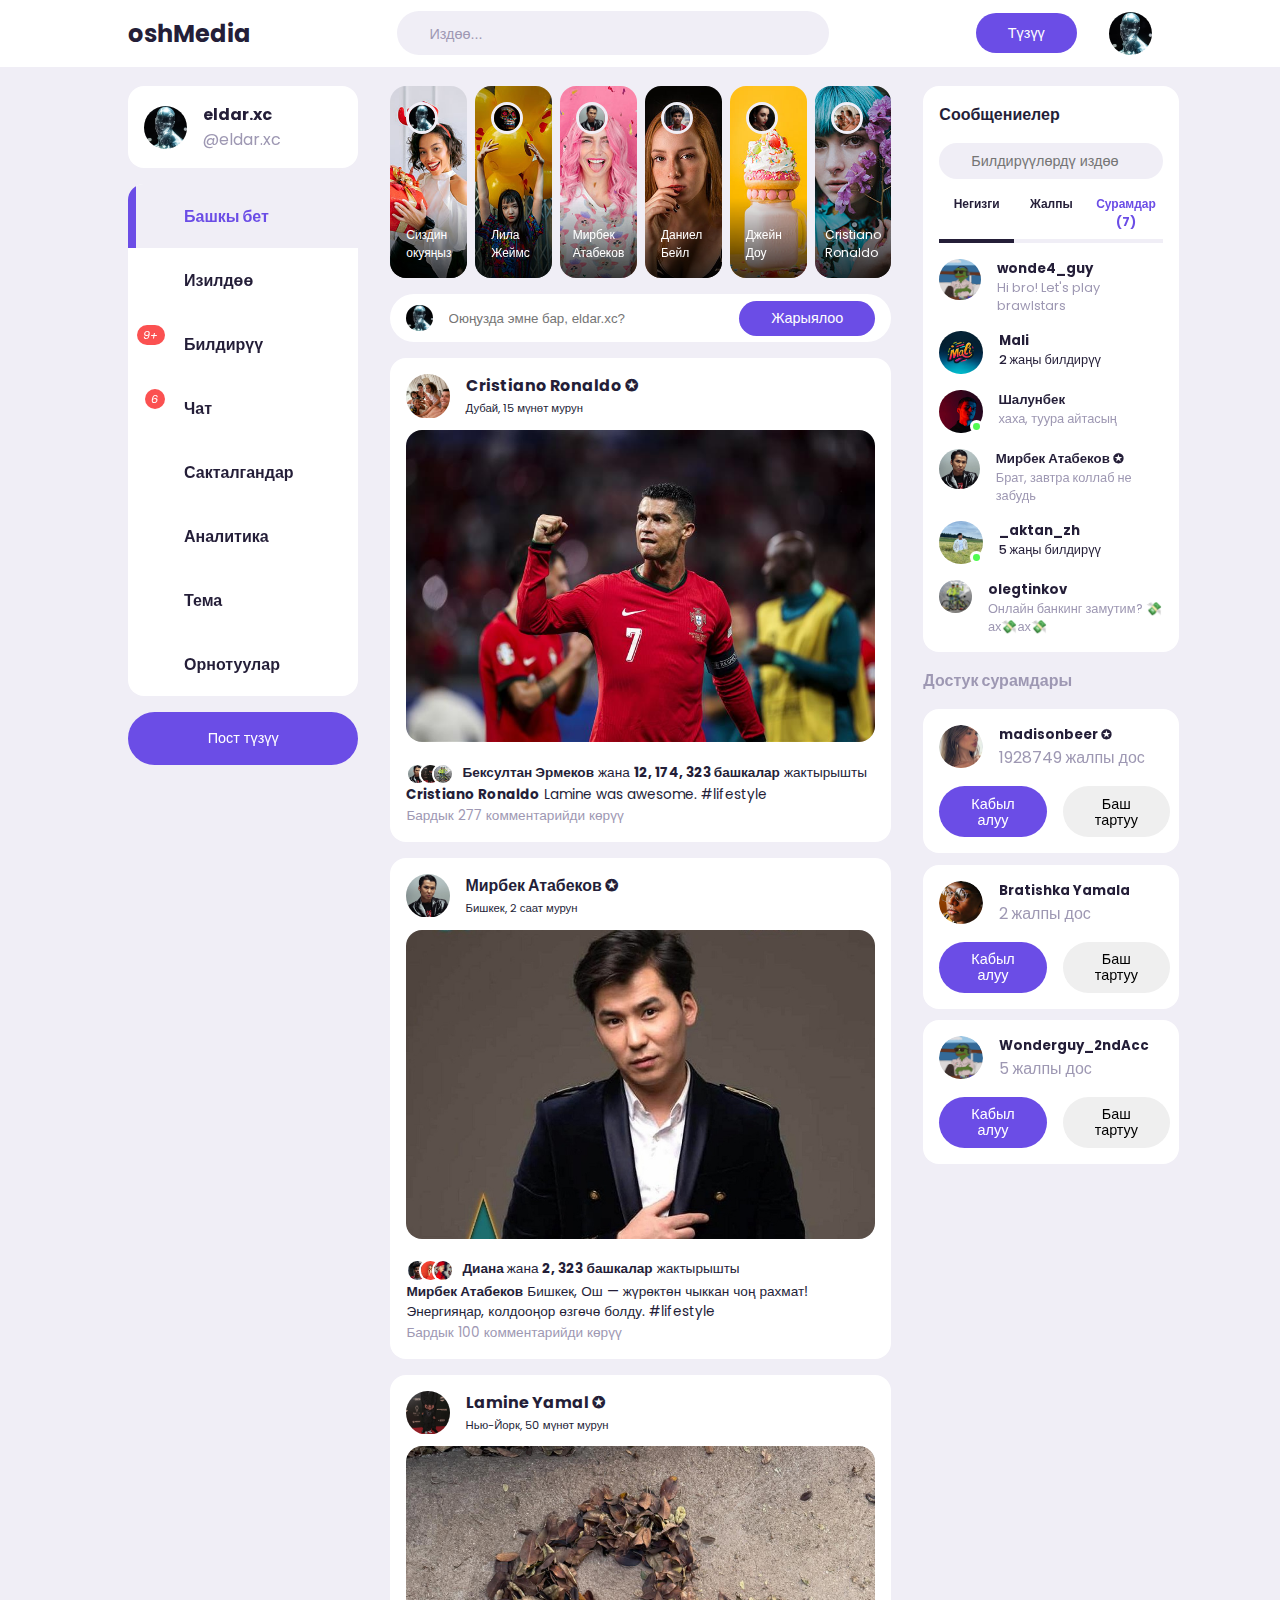
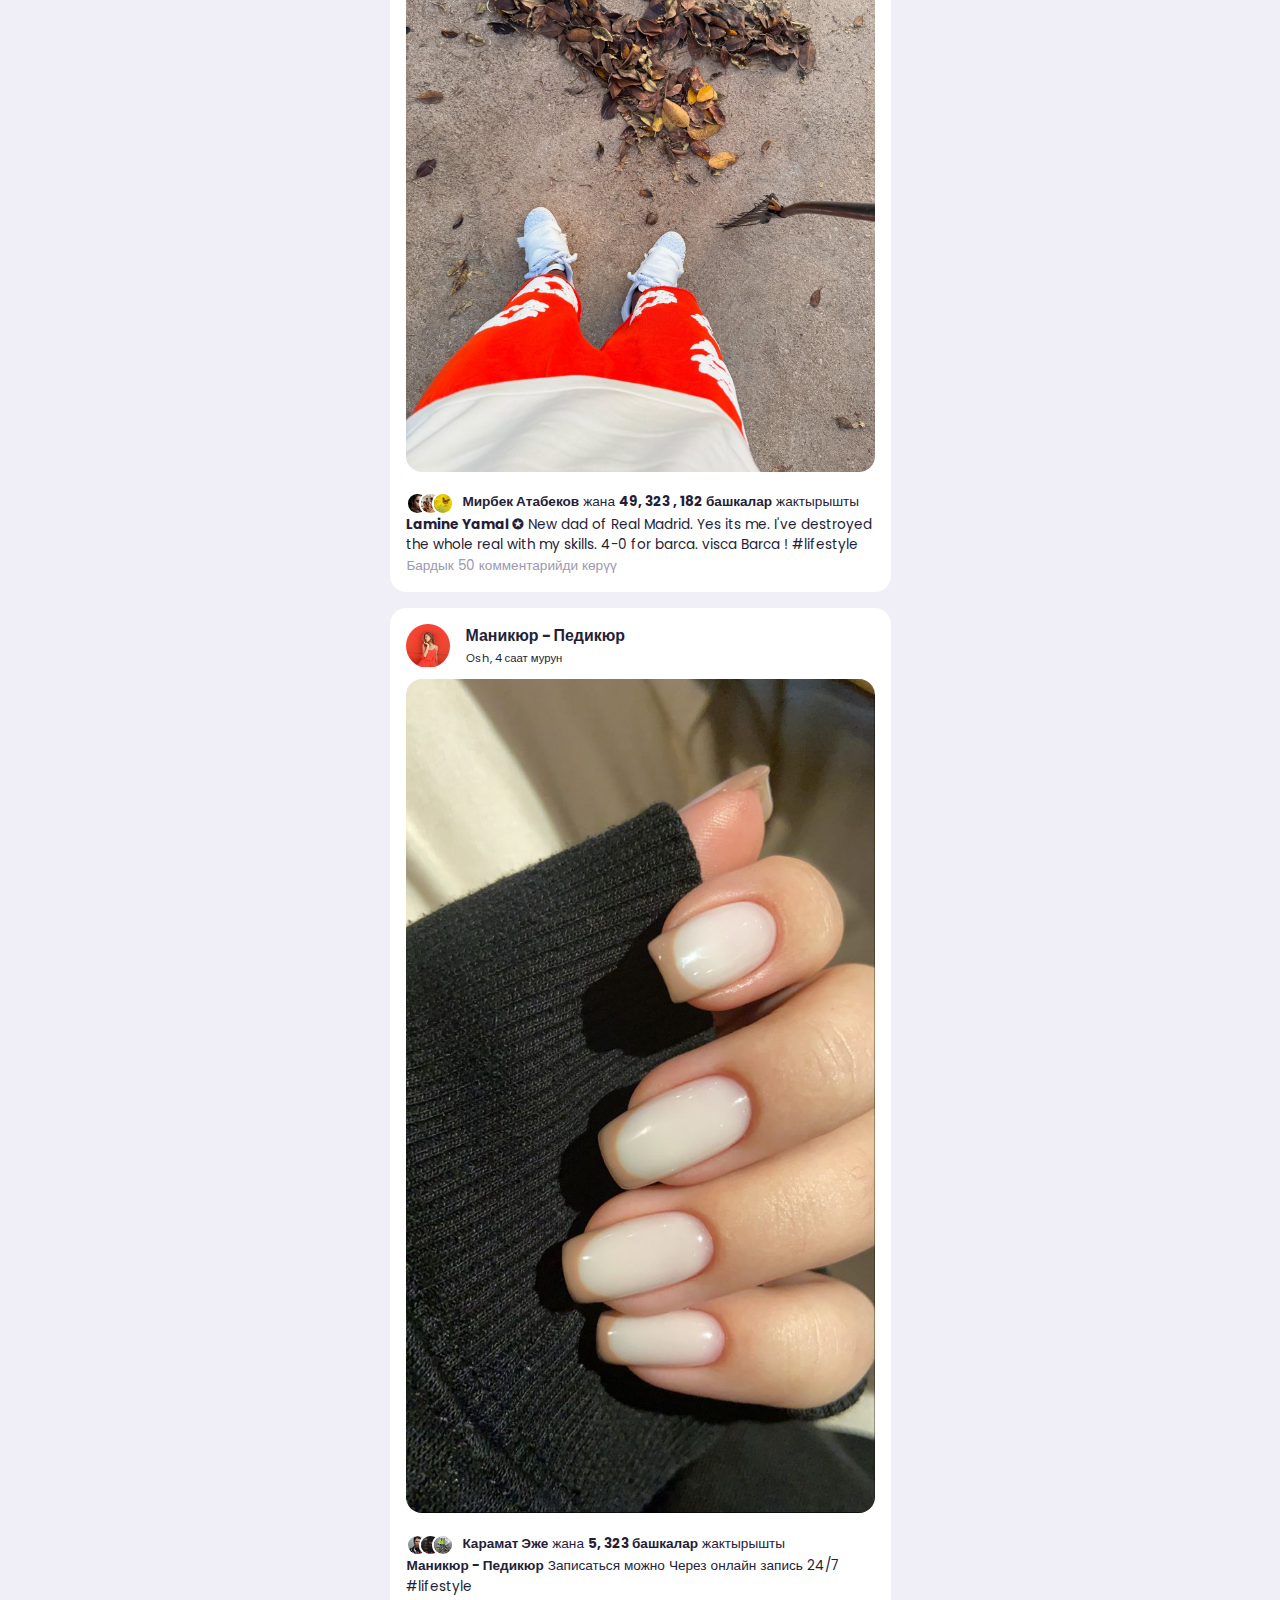
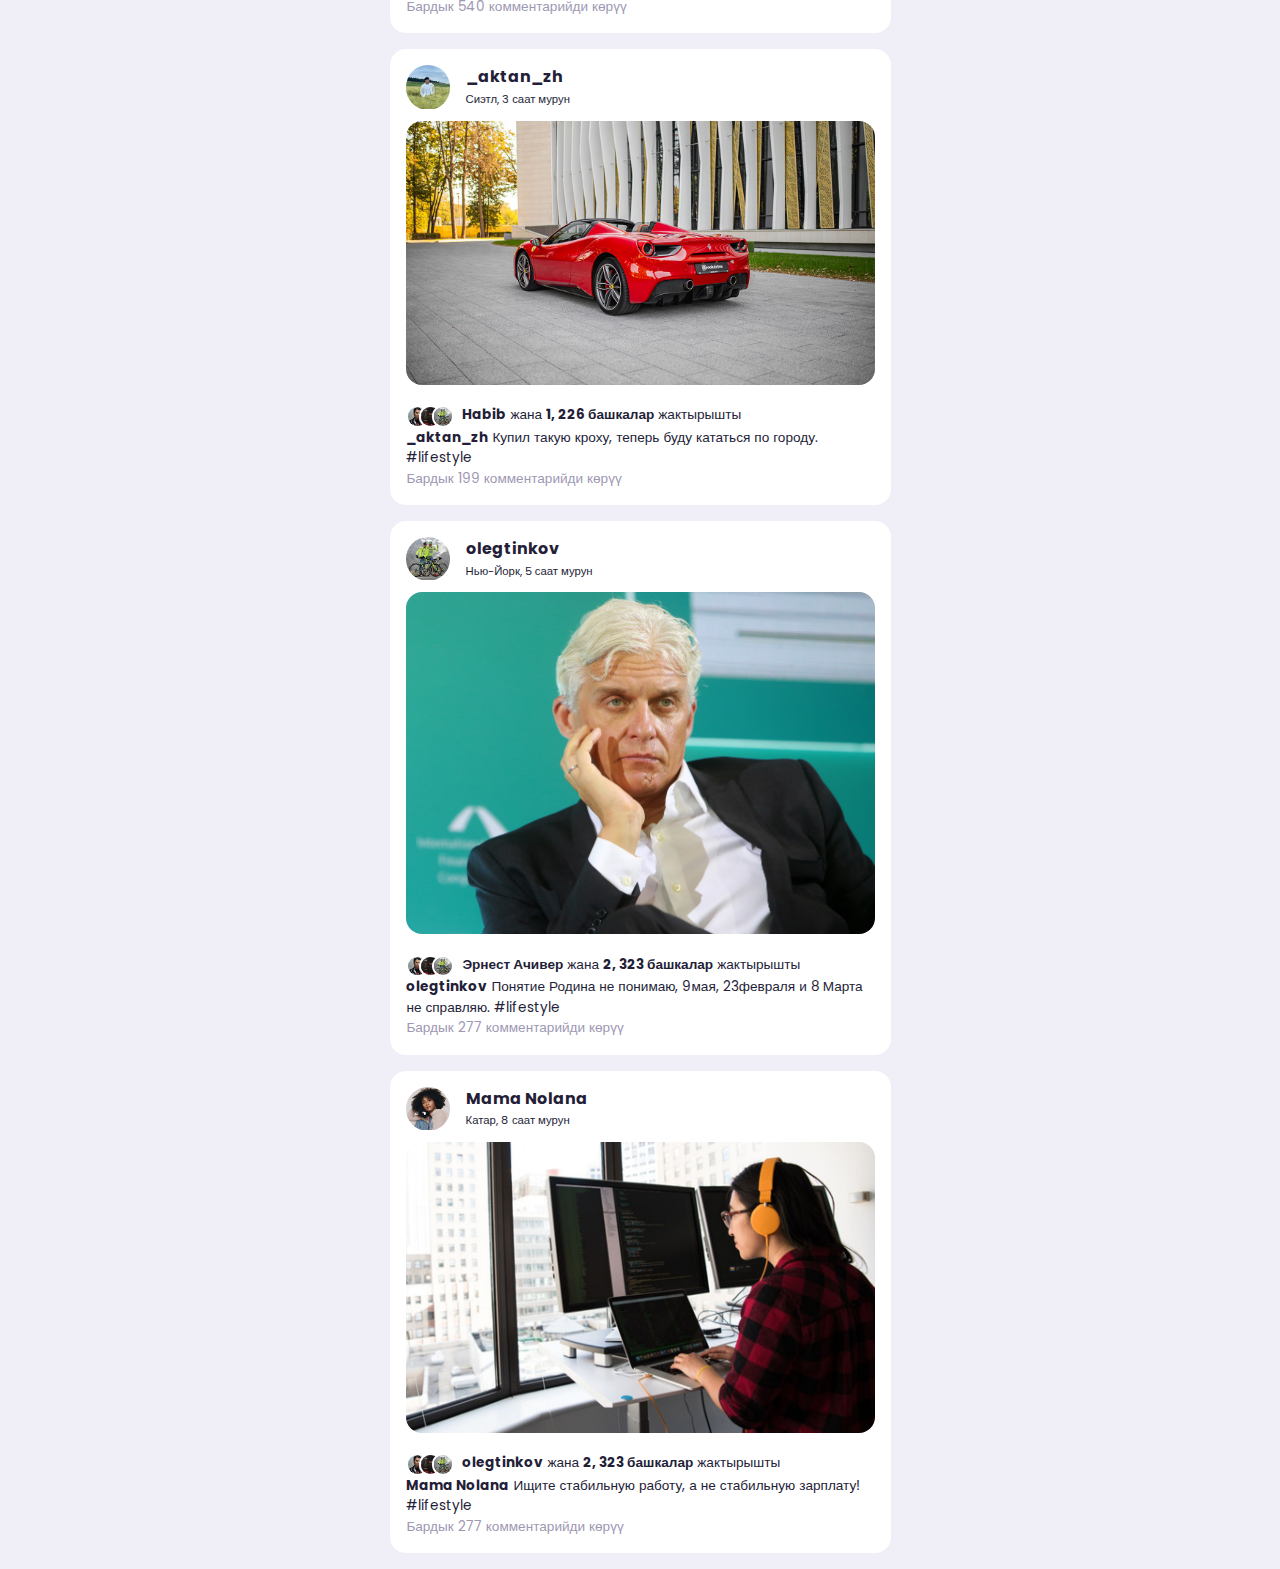
<file: index.html>
<!DOCTYPE html>
<html lang="kg">
<head>
    <meta charset="UTF-8">
    <meta http-equiv="X-UA-Compatible" content="IE=edge">
    <meta name="viewport" content="width=device-width, initial-scale=1.0">
    <title>oshMedia</title>
    <link rel="stylesheet" href="https://unicons.iconscout.com/release/v2.1.6/css/unicons.css">
    <link rel="stylesheet" href="./style.css">
</head>
<body>
    <nav>
        <div class="container">
            <h2 class="logo">
                oshMedia
            </h2>
            <div class="search-bar">
                <i class="uil uil-search"></i>
                <input type="search" placeholder="Издөө...">
            </div>
            <div class="create">
                <label class="btn btn-primary" for="create-post">Түзүү</label>
                <div class="profile-photo">
                    <img src="./images/profile-1.jpg" alt="">
                </div>
            </div>
        </div>
    </nav>

    <main>
        <div class="container">
            <div class="left">
                <a class="profile">
                    <div class="profile-photo">
                        <img src="./images/profile-1.jpg">
                    </div>
                    <div class="handle">
                        <h4>eldar.xc</h4>
                        <p class="text-muted">
                            @eldar.xc
                        </p>
                    </div>
                </a>

                <div class="sidebar">
                    <a class="menu-item active">
                        <span><i class="uil uil-home"></i></span>
                        <h3>Башкы бет</h3>   
                    </a>
                    <a class="menu-item">
                        <span><i class="uil uil-compass"></i></span>
                        <h3>Изилдөө</h3>
                    </a>
                    <a class="menu-item"  id="notifications">
                        <span><i class="uil uil-bell"><small class="notification-count">9+</small></i></span>
                        <h3>Билдирүү</h3>
                        <div class="notifications-popup">
                            <div>
                                <div class="profile-photo">
                                    <img src="./images/profile-2.jpg">
                                </div>
                                <div class="notification-body">
                                    <b>Матазов Али</b> достук сурамыңызды кабыл алды
                                    <small class="text-muted">2 күн мурун</small>
                                </div>
                            </div>
                            <div>
                                <div class="profile-photo">
                                    <img src="./images/profile-3.jpg">
                                </div>
                                <div class="notification-body">
                                    <b>Mama Nolana</b> постуңузга комментарий берди
                                    <small class="text-muted">1 саат мурун</small>
                                </div>
                            </div>
                            <div>
                                <div class="profile-photo">
                                    <img src="./images/profile-4.jpg">
                                </div>
                                <div class="notification-body">
                                    <b>Lamine Yamal ✪</b> жана <b>283 башкалар</b> постуңузду жактырышты
                                    <small class="text-muted">4 мүнөт мурун</small>
                                </div>
                            </div>
                            <div>
                                <div class="profile-photo">
                                    <img src="./images/profile-5.jpg">
                                </div>
                                <div class="notification-body">
                                    <b>Маникюр - Педикюр</b> сиз белгиленген постко комментарий берди
                                    <small class="text-muted">2 күн мурун</small>
                                </div>
                            </div>
                            <div>
                                <div class="profile-photo">
                                    <img src="./images/profile-6.jpg">
                                </div>
                                <div class="notification-body">
                                    <b>Mali</b> сиз белгиленген постко комментарий берди
                                    <small class="text-muted">1 саат мурун</small>
                                </div>
                            </div>
                            <div>
                                <div class="profile-photo">
                                    <img src="./images/profile-7.jpg">
                                </div>
                                <div class="notification-body">
                                    <b>_aktan_zh</b> постуңузга комментарий берди
                                    <small class="text-muted">1 саат мурун</small>
                                </div>
                            </div>
                        </div>
                        </a>
                    <a class="menu-item" id="messages-notifications">
                        <span><i class="uil uil-envelope-alt"><small class="notification-count">6</small></i></span>
                        <h3>Чат</h3>
                    </a>
                    <a class="menu-item">
                        <span><i class="uil uil-bookmark"></i></span>
                        <h3>Сакталгандар</h3>
                    </a>
                    <a class="menu-item">
                        <span><i class="uil uil-chart-line"></i></span>
                        <h3>Аналитика</h3>
                    </a>
                    <a class="menu-item" id="theme">
                        <span><i class="uil uil-palette"></i></span>
                        <h3>Тема</h3>
                    </a>
                    <a class="menu-item">
                        <span><i class="uil uil-setting"></i></span>
                        <h3>Орнотуулар</h3>
                    </a>
                </div>
                <label class="btn btn-primary" for="create-post">Пост түзүү</label>
            </div>

            <div class="middle">
                 <div class="stories">
                    <div class="story">
                        <div class="profile-photo">
                            <img src="images/profile-1.jpg">
                        </div>
                        <p class="name">Сиздин окуяңыз</p>
                    </div>
                    <div class="story">
                        <div class="profile-photo">
                            <img src="./images/profile-9.jpg">
                        </div>
                        <p class="name">Лила Жеймс</p>
                    </div>
                    <div class="story">
                        <div class="profile-photo">
                            <img src="./images/profile-10.jpg">
                        </div>
                        <p class="name">Мирбек Атабеков</p>
                    </div>
                    <div class="story">
                        <div class="profile-photo">
                            <img src="./images/profile-11.jpg">
                        </div>
                        <p class="name">Даниел Бейл</p>
                    </div>
                    <div class="story">
                        <div class="profile-photo">
                            <img src="./images/profile-12.jpg">
                        </div>
                        <p class="name">Джейн Доу</p>
                    </div>
                    <div class="story">
                        <div class="profile-photo">
                            <img src="./images/profile-13.jpg">
                        </div>
                        <p class="name">Cristiano Ronaldo</p>
                    </div>
                </div>
                <form action="" class="create-post">
                    <div class="profile-photo">
                        <img src="./images/profile-1.jpg">
                    </div>
                    <input type="text" placeholder="Оюңузда эмне бар, eldar.xc?" id="create-post">
                    <input type="submit" value="Жарыялоо" class="btn btn-primary">
                </form>
                <div class="feeds">
                    <div class="feed">
                        <div class="head">
                            <div class="user">
                                <div class="profile-photo">
                                    <img src="./images/profile-13.jpg">
                                </div>
                                <div class="info">
                                    <h3>Cristiano Ronaldo ✪</h3>
                                    <small>Дубай, 15 мүнөт мурун</small>
                                </div>
                            </div>
                            <span class="edit">
                                <i class="uil uil-ellipsis-h"></i>
                            </span>
                        </div>

                        <div class="photo">
                            <img src="./images/feed-1.jpeg">
                        </div>

                        <div class="action-buttons">
                            <div class="interaction-buttons">
                                <span><i class="uil uil-heart"></i></span>
                                <span><i class="uil uil-comment-dots"></i></span>
                                <span><i class="uil uil-share-alt"></i></span>
                            </div>
                            <div class="bookmark">
                                <span><i class="uil uil-bookmark-full"></i></span>
                            </div>
                        </div>

                        <div class="liked-by">
                            <span><img src="./images/profile-10.jpg"></span>
                            <span><img src="./images/profile-4.jpg"></span>
                            <span><img src="./images/profile-15.jpg"></span>
                            <p><b>Бексултан Эрмеков</b> жана <b>12, 174, 323 башкалар</b> жактырышты</p>
                        </div>

                        <div class="caption">
                            <p><b>Cristiano Ronaldo</b> Lamine was awesome. 
                            <span class="harsh-tag">#lifestyle</span></p>
                        </div>

                        <div class="comments text-muted">
                            Бардык 277 комментарийди көрүү
                        </div>
                    </div>
                    <div class="feed">
                        <div class="head">
                            <div class="user">
                                <div class="profile-photo">
                                    <img src="./images/profile-10.jpg">
                                </div>
                                <div class="info">
                                    <h3>Мирбек Атабеков ✪</h3>
                                    <small>Бишкек, 2 саат мурун</small>
                                </div>
                            </div>
                            <span class="edit">
                                <i class="uil uil-ellipsis-h"></i>
                            </span>
                        </div>

                        <div class="photo">
                            <img src="./images/feed-3.jpg">
                        </div>

                        <div class="action-buttons">
                            <div class="interaction-buttons">
                                <span><i class="uil uil-heart"></i></span>
                                <span><i class="uil uil-comment-dots"></i></span>
                                <span><i class="uil uil-share-alt"></i></span>
                            </div>
                            <div class="bookmark">
                                <span><i class="uil uil-bookmark-full"></i></span>
                            </div>
                        </div>

                        <div class="liked-by">
                            <span><img src="./images/profile-11.jpg"></span>
                            <span><img src="./images/profile-5.jpg"></span>
                            <span><img src="./images/profile-16.jpg"></span>
                            <p><b>Диана </b> жана <b>2, 323 башкалар</b> жактырышты</p>
                        </div>

                        <div class="caption">
                            <p><b>Мирбек Атабеков</b> Бишкек, Ош — жүрөктөн чыккан чоң рахмат! Энергияңар, колдооңор өзгөчө болду. 
                            <span class="harsh-tag">#lifestyle</span></p>
                        </div>

                        <div class="comments text-muted">
                            Бардык 100 комментарийди көрүү
                        </div>
                    </div>
                    <div class="feed">
                        <div class="head">
                            <div class="user">
                                <div class="profile-photo">
                                    <img src="./images/profile-4.jpg">
                                </div>
                                <div class="info">
                                    <h3>Lamine Yamal ✪</h3>
                                    <small>Нью-Йорк, 50 мүнөт мурун</small>
                                </div>
                            </div>
                            <span class="edit">
                                <i class="uil uil-ellipsis-h"></i>
                            </span>
                        </div>

                        <div class="photo">
                            <img src="./images/feed-4.jpg">
                        </div>

                        <div class="action-buttons">
                            <div class="interaction-buttons">
                                <span><i class="uil uil-heart"></i></span>
                                <span><i class="uil uil-comment-dots"></i></span>
                                <span><i class="uil uil-share-alt"></i></span>
                            </div>
                            <div class="bookmark">
                                <span><i class="uil uil-bookmark-full"></i></span>
                            </div>
                        </div>

                        <div class="liked-by">
                            <span><img src="./images/profile-12.jpg"></span>
                            <span><img src="./images/profile-13.jpg"></span>
                            <span><img src="./images/profile-14.jpg"></span>
                            <p><b>Мирбек Атабеков</b> жана <b>49, 323 , 182 башкалар</b> жактырышты</p>
                        </div>

                        <div class="caption">
                            <p><b>Lamine Yamal ✪</b> New dad of Real Madrid. Yes its me. I've destroyed the whole real with my skills. 4-0 for barca. visca Barca ! 
                            <span class="harsh-tag">#lifestyle</span></p>
                        </div>

                        <div class="comments text-muted">
                            Бардык 50 комментарийди көрүү
                        </div>
                    </div>
                    <div class="feed">
                        <div class="head">
                            <div class="user">
                                <div class="profile-photo">
                                    <img src="./images/profile-5.jpg">
                                </div>
                                <div class="info">
                                    <h3>Маникюр - Педикюр</h3>
                                    <small>Osh, 4 саат мурун</small>
                                </div>
                            </div>
                            <span class="edit">
                                <i class="uil uil-ellipsis-h"></i>
                            </span>
                        </div>

                        <div class="photo">
                            <img src="./images/feed-5.jpg">
                        </div>

                        <div class="action-buttons">
                            <div class="interaction-buttons">
                                <span><i class="uil uil-heart"></i></span>
                                <span><i class="uil uil-comment-dots"></i></span>
                                <span><i class="uil uil-share-alt"></i></span>
                            </div>
                            <div class="bookmark">
                                <span><i class="uil uil-bookmark-full"></i></span>
                            </div>
                        </div>

                        <div class="liked-by">
                            <span><img src="./images/profile-10.jpg"></span>
                            <span><img src="./images/profile-4.jpg"></span>
                            <span><img src="./images/profile-15.jpg"></span>
                            <p><b>Карамат Эже</b> жана <b>5, 323 башкалар</b> жактырышты</p>
                        </div>

                        <div class="caption">
                            <p><b>Маникюр - Педикюр</b> Записаться можно Через онлайн запись 24/7
                            <span class="harsh-tag">#lifestyle</span></p>
                        </div>

                        <div class="comments text-muted">
                            Бардык 540 комментарийди көрүү
                        </div>
                    </div>
                    <div class="feed">
                        <div class="head">
                            <div class="user">
                                <div class="profile-photo">
                                    <img src="./images/profile-7.jpg">
                                </div>
                                <div class="info">
                                    <h3>_aktan_zh</h3>
                                    <small>Сиэтл, 3 саат мурун</small>
                                </div>
                            </div>
                            <span class="edit">
                                <i class="uil uil-ellipsis-h"></i>
                            </span>
                        </div>

                        <div class="photo">
                            <img src="./images/feed-7.jpg">
                        </div>

                        <div class="action-buttons">
                            <div class="interaction-buttons">
                                <span><i class="uil uil-heart"></i></span>
                                <span><i class="uil uil-comment-dots"></i></span>
                                <span><i class="uil uil-share-alt"></i></span>
                            </div>
                            <div class="bookmark">
                                <span><i class="uil uil-bookmark-full"></i></span>
                            </div>
                        </div>

                        <div class="liked-by">
                            <span><img src="./images/profile-10.jpg"></span>
                            <span><img src="./images/profile-4.jpg"></span>
                            <span><img src="./images/profile-15.jpg"></span>
                            <p><b>Habib</b> жана <b>1, 226 башкалар</b> жактырышты</p>
                        </div>

                        <div class="caption">
                            <p><b>_aktan_zh</b> Купил такую кроху, теперь буду кататься по городу.
                            <span class="harsh-tag">#lifestyle</span></p>
                        </div>

                        <div class="comments text-muted">
                            Бардык 199 комментарийди көрүү
                        </div>
                    </div>
                    <div class="feed">
                        <div class="head">
                            <div class="user">
                                <div class="profile-photo">
                                    <img src="./images/profile-15.jpg">
                                </div>
                                <div class="info">
                                    <h3>olegtinkov</h3>
                                    <small>Нью-Йорк, 5 саат мурун</small>
                                </div>
                            </div>
                            <span class="edit">
                                <i class="uil uil-ellipsis-h"></i>
                            </span>
                        </div>

                        <div class="photo">
                            <img src="./images/feed-2.jpg">
                        </div>

                        <div class="action-buttons">
                            <div class="interaction-buttons">
                                <span><i class="uil uil-heart"></i></span>
                                <span><i class="uil uil-comment-dots"></i></span>
                                <span><i class="uil uil-share-alt"></i></span>
                            </div>
                            <div class="bookmark">
                                <span><i class="uil uil-bookmark-full"></i></span>
                            </div>
                        </div>

                        <div class="liked-by">
                            <span><img src="./images/profile-10.jpg"></span>
                            <span><img src="./images/profile-4.jpg"></span>
                            <span><img src="./images/profile-15.jpg"></span>
                            <p><b>Эрнест Ачивер</b> жана <b>2, 323 башкалар</b> жактырышты</p>
                        </div>

                        <div class="caption">
                            <p><b>olegtinkov</b> Понятие Родина не понимаю, 9мая, 23февраля и 8 Марта не справляю.
                            <span class="harsh-tag">#lifestyle</span></p>
                        </div>

                        <div class="comments text-muted">
                            Бардык 277 комментарийди көрүү
                        </div>
                    </div>
                    <div class="feed">
                        <div class="head">
                            <div class="user">
                                <div class="profile-photo">
                                    <img src="./images/profile-3.jpg">
                                </div>
                                <div class="info">
                                    <h3>Mama Nolana</h3>
                                    <small>Катар, 8 саат мурун</small>
                                </div>
                            </div>
                            <span class="edit">
                                <i class="uil uil-ellipsis-h"></i>
                            </span>
                        </div>

                        <div class="photo">
                            <img src="./images/feed-6.jpg">
                        </div>

                        <div class="action-buttons">
                            <div class="interaction-buttons">
                                <span><i class="uil uil-heart"></i></span>
                                <span><i class="uil uil-comment-dots"></i></span>
                                <span><i class="uil uil-share-alt"></i></span>
                            </div>
                            <div class="bookmark">
                                <span><i class="uil uil-bookmark-full"></i></span>
                            </div>
                        </div>

                        <div class="liked-by">
                            <span><img src="./images/profile-10.jpg"></span>
                            <span><img src="./images/profile-4.jpg"></span>
                            <span><img src="./images/profile-15.jpg"></span>
                            <p><b>olegtinkov</b> жана <b>2, 323 башкалар</b> жактырышты</p>
                        </div>

                        <div class="caption">
                            <p><b>Mama Nolana</b> Ищите стабильную работу, а не стабильную зарплату!
                            <span class="harsh-tag">#lifestyle</span></p>
                        </div>

                        <div class="comments text-muted">
                            Бардык 277 комментарийди көрүү
                        </div>
                    </div>
                    </div>
                </div>
             <div class="right">
                <div class="messages">
                    <div class="heading">
                        <h4>Сообщениелер</h4>
                        <i class="uil uil-edit"></i>
                    </div>
                    <div class="search-bar">
                        <i class="uil uil-search"></i>
                        <input type="search" placeholder="Билдирүүлөрдү издөө" id="message-search">
                    </div>
                    <div class="category">
                        <h6 class="active">Негизги</h6>
                        <h6>Жалпы</h6>
                        <h6 class="message-requests">Сурамдар (7)</h6>
                    </div>
                    <div class="message">
                        <div class="profile-photo">
                            <img src="./images/profile-17.jpg">
                        </div>
                        <div class="message-body">
                            <h5>wonde4_guy</h5>
                            <p class="text-muted">Hi bro! Let's play brawlstars</p>
                        </div>
                    </div>
                    <div class="message">
                        <div class="profile-photo">
                            <img src="./images/profile-6.jpg">
                        </div>
                        <div class="message-body">
                            <h5>Mali</h5>
                            <p class="text-bold">2 жаңы билдирүү</p>
                        </div>
                    </div>
                    <div class="message">
                        <div class="profile-photo">
                            <img src="./images/profile-8.jpg">
                            <div class="active"></div>
                        </div>
                        <div class="message-body">
                            <h5>Шалунбек</h5>
                            <p class="text-muted">хаха, туура айтасың</p>
                        </div>
                    </div>
                    <div class="message">
                        <div class="profile-photo">
                            <img src="./images/profile-10.jpg">
                        </div>
                        <div class="message-body">
                            <h5>Мирбек Атабеков ✪</h5>
                            <p class="text-muted">Брат, завтра коллаб не забудь</p>
                        </div>
                    </div>
                    <div class="message">
                        <div class="profile-photo">
                            <img src="./images/profile-7.jpg">
                            <div class="active"></div>
                        </div>
                        <div class="message-body">
                            <h5>_aktan_zh</h5>
                            <p class="text-bold">5 жаңы билдирүү</p>
                        </div>
                    </div>
                    <div class="message">
                        <div class="profile-photo">
                            <img src="./images/profile-15.jpg">
                        </div>
                        <div class="message-body">
                            <h5>olegtinkov</h5>
                            <p class="text-muted">Онлайн банкинг замутим? 💸ах💸ах💸</p>
                        </div>
                    </div>
                </div>
                <div class="friend-requests">
                    <h4>Достук сурамдары</h4>
                    <div class="request">
                        <div class="info">
                            <div class="profile-photo">
                                <img src="./images/profile-20.jpg">
                            </div>
                            <div>
                                <h5>madisonbeer ✪</h5>
                                <p class="text-muted">1928749 жалпы дос</p>
                            </div>
                        </div>
                        <div class="action">
                            <button class="btn btn-primary">
                                Кабыл алуу
                            </button>
                            <button class="btn">
                                Баш тартуу
                            </button>
                        </div>
                    </div>
                    <div class="request">
                        <div class="info">
                            <div class="profile-photo">
                                <img src="./images/profile-18.jpg">
                            </div>
                            <div>
                                <h5>Bratishka Yamala</h5>
                                <p class="text-muted">2 жалпы дос</p>
                            </div>
                        </div>
                        <div class="action">
                            <button class="btn btn-primary">
                                Кабыл алуу
                            </button>
                            <button class="btn">
                                Баш тартуу
                            </button>
                        </div>
                    </div>
                    <div class="request">
                        <div class="info">
                            <div class="profile-photo">
                                <img src="./images/profile-17.jpg">
                            </div>
                            <div>
                                <h5>Wonderguy_2ndAcc</h5>
                                <p class="text-muted">5 жалпы дос</p>
                            </div>
                        </div>
                        <div class="action">
                            <button class="btn btn-primary">
                                Кабыл алуу
                            </button>
                            <button class="btn">
                                Баш тартуу
                            </button>
                        </div>
                    </div>
                </div>
            </div>
            </div>
    </main>

    <div class="customize-theme">
        <div class="card">
            <h2>Көрүнүшүңүздү ыңгайлаштырыңыз</h2>
            <p class="text-muted">Шрифт өлчөмүн, түсүн жана фонун башкарыңыз</p>

            <div class="font-size">
                <h4>Шрифт өлчөмү</h4>
                <div>
                    <h6>Аа</h6>
                    <div class="choose-size">
                        <span class="font-size-1"></span>
                        <span class="font-size-2 active"></span>
                        <span class="font-size-3"></span>
                        <span class="font-size-4"></span>
                        <span class="font-size-5"></span>
                    </div>
                    <h3>Аа</h3>
                </div>
            </div>

            <div class="color">
                <h4>Түс</h4>
                <div class="choose-color">
                    <span class="color-1 active"></span>
                    <span class="color-2"></span>
                    <span class="color-3"></span>
                    <span class="color-4"></span>
                    <span class="color-5"></span>
                </div>
            </div>

            <div class="background">
                <h4>Фон</h4>
                <div class="choose-bg">
                    <div class="bg-1 active">
                        <span></span>
                        <h5 for="bg-1">Жарык</h5>
                    </div>
                    <div class="bg-2">
                        <span></span>
                        <h5 for="bg-2">Күңүрт</h5>
                    </div>
                    <div class="bg-3">
                        <span></span>
                        <h5 for="bg-3">Караңгы</h5>
                    </div>
                </div>
            </div>
        </div>
    </div>

    <script src="./index.js"></script>
</body>
</html>
</file>
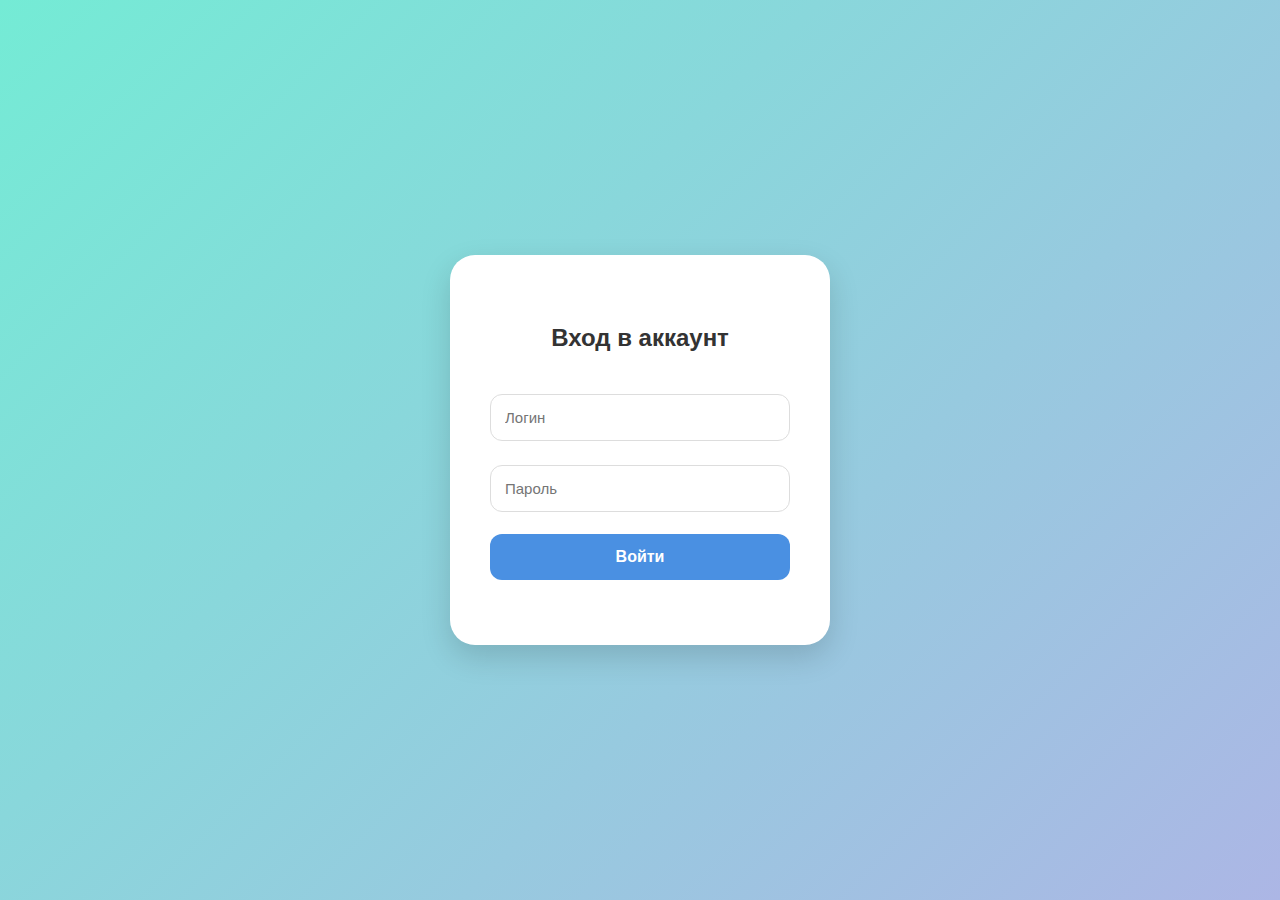
<file: login.html>
<!DOCTYPE html>
<html lang="ru">
<head>
  <meta charset="UTF-8">
  <title>Вход в сеть</title>
  <style>
    * {
      box-sizing: border-box;
    }

    body {
      margin: 0;
      padding: 0;
      background: linear-gradient(135deg, #74ebd5, #ACB6E5);
      height: 100vh;
      display: flex;
      justify-content: center;
      align-items: center;
      font-family: 'Segoe UI', sans-serif;
      animation: fadeIn 1s ease-out;
    }

    .login-box {
      background: #fff;
      padding: 50px 40px;
      border-radius: 25px;
      box-shadow: 0 12px 30px rgba(0,0,0,0.15);
      width: 100%;
      max-width: 380px;
      text-align: center;
      animation: slideUp 0.8s ease-out;
    }

    .login-box h2 {
      margin-bottom: 30px;
      color: #333;
      font-weight: 600;
    }

    input {
      width: 100%;
      padding: 14px;
      margin: 12px 0;
      border-radius: 12px;
      border: 1px solid #ddd;
      outline: none;
      font-size: 15px;
      transition: border-color 0.3s;
    }

    input:focus {
      border-color: #4a90e2;
    }

    button {
      width: 100%;
      padding: 14px;
      margin-top: 10px;
      border: none;
      border-radius: 12px;
      background-color: #4a90e2;
      color: white;
      font-size: 16px;
      font-weight: bold;
      cursor: pointer;
      transition: background-color 0.3s, transform 0.2s;
    }

    button:hover {
      background-color: #357ABD;
      transform: translateY(-2px);
    }

    #error {
      color: #e74c3c;
      margin-top: 15px;
      font-size: 14px;
    }

    @keyframes fadeIn {
      from { opacity: 0; }
      to   { opacity: 1; }
    }

    @keyframes slideUp {
      from { transform: translateY(30px); opacity: 0; }
      to   { transform: translateY(0); opacity: 1; }
    }
  </style>
</head>
<body>
  <div class="login-box">
    <h2>Вход в аккаунт</h2>
    <form onsubmit="return validateLogin(event)">
      <input type="text" id="username" placeholder="Логин" required>
      <input type="password" id="password" placeholder="Пароль" required>
      <button type="submit">Войти</button>
    </form>
    <p id="error"></p>
  </div>

  <script>
    const USERNAME_HASH = '8c6976e5b5410415bde908bd4dee15dfb167a9c873fc4bb8a81f6f2ab448a918';
    const PASSWORD_HASH = '4739ee3bd29e4f415da8ba9298a087e0fdc9c61378420ba8fbbab298bd74c4df';

    async function sha256(input) {
      const encoder = new TextEncoder();
      const data = encoder.encode(input);
      const hashBuffer = await crypto.subtle.digest('SHA-256', data);
      const hashArray = Array.from(new Uint8Array(hashBuffer));
      return hashArray.map(b => b.toString(16).padStart(2, '0')).join('');
    }

    async function validateLogin(event) {
      event.preventDefault();
      const username = document.getElementById('username').value.trim();
      const password = document.getElementById('password').value.trim();
      const hashedUsername = await sha256(username);
      const hashedPassword = await sha256(password);
      if (hashedUsername === USERNAME_HASH && hashedPassword === PASSWORD_HASH) {
        window.location.href = 'index.html';
      } else {
        document.getElementById('error').innerText = 'Неправильный логин или пароль';
      }
    }
  </script>
</body>
</html>
</file>
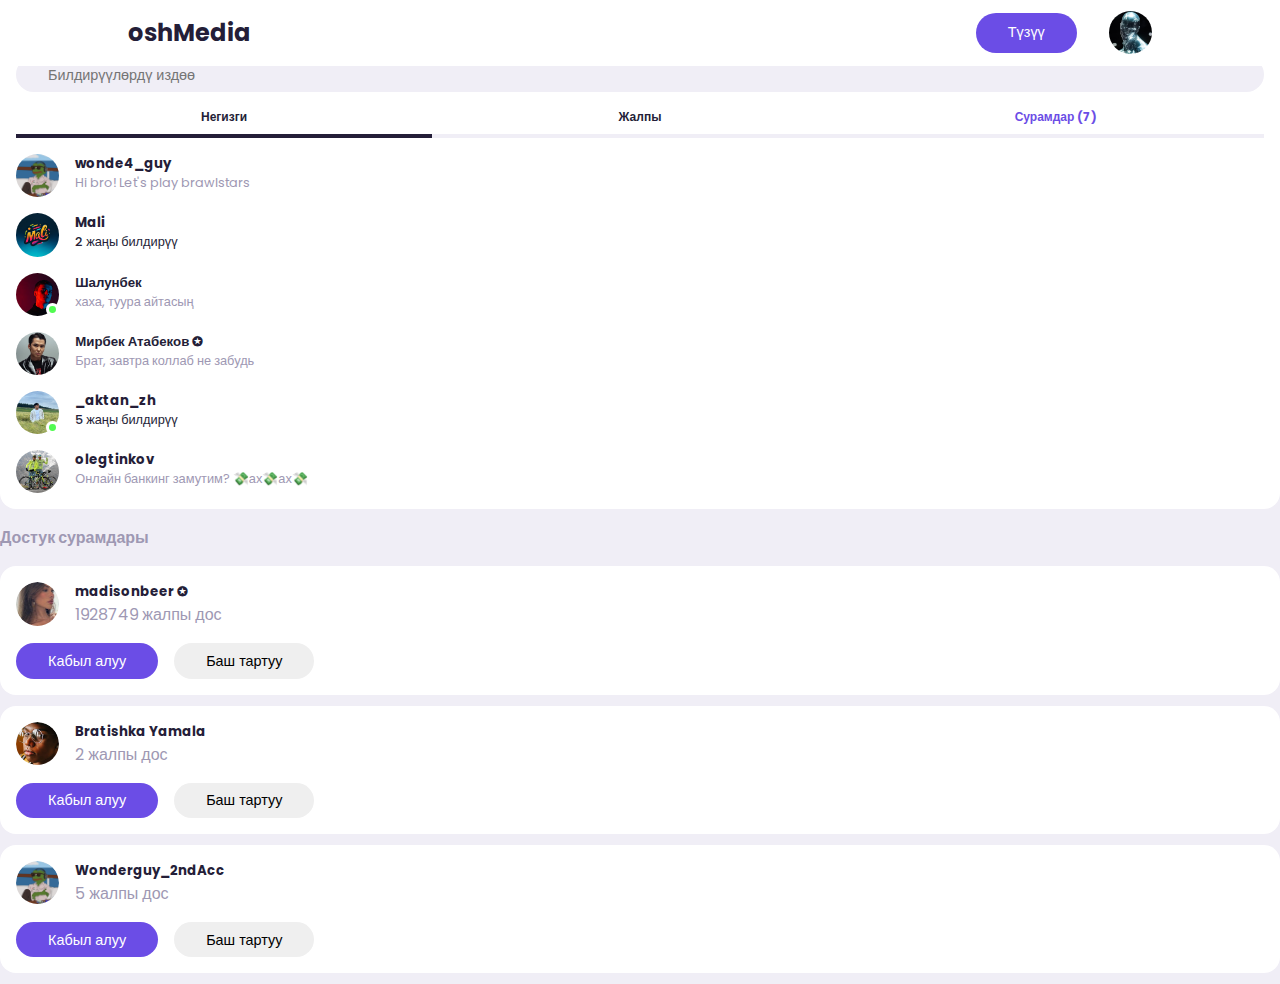
<file: messages.html>
<!DOCTYPE html>
<html lang="kg">
<head>
    <meta charset="UTF-8">
    <meta http-equiv="X-UA-Compatible" content="IE=edge">
    <meta name="viewport" content="width=device-width, initial-scale=1.0">
    <title>oshMedia</title>
    <link rel="stylesheet" href="https://unicons.iconscout.com/release/v2.1.6/css/unicons.css">
    <link rel="stylesheet" href="./style.css">
</head>
<body>
    <nav>
        <div class="container">
            <h2 class="logo">
                oshMedia
            </h2>
            <div class="create">
                <label class="btn btn-primary" for="create-post">Түзүү</label>
                <div class="profile-photo">
                    <img src="./images/profile-1.jpg" alt="">
                </div>
            </div>
        </div>
    </nav>
    <div class="right">
                <div class="messages">
                    <div class="heading">
                        <h4>Сообщениелер</h4>
                        <i class="uil uil-edit"></i>
                    </div>
                    <div class="search-bar">
                        <i class="uil uil-search"></i>
                        <input type="search" placeholder="Билдирүүлөрдү издөө" id="message-search">
                    </div>
                    <div class="category">
                        <h6 class="active">Негизги</h6>
                        <h6>Жалпы</h6>
                        <h6 class="message-requests">Сурамдар (7)</h6>
                    </div>
                    <div class="message">
                        <div class="profile-photo">
                            <img src="./images/profile-17.jpg">
                        </div>
                        <div class="message-body">
                            <h5>wonde4_guy</h5>
                            <p class="text-muted">Hi bro! Let's play brawlstars</p>
                        </div>
                    </div>
                    <div class="message">
                        <div class="profile-photo">
                            <img src="./images/profile-6.jpg">
                        </div>
                        <div class="message-body">
                            <h5>Mali</h5>
                            <p class="text-bold">2 жаңы билдирүү</p>
                        </div>
                    </div>
                    <div class="message">
                        <div class="profile-photo">
                            <img src="./images/profile-8.jpg">
                            <div class="active"></div>
                        </div>
                        <div class="message-body">
                            <h5>Шалунбек</h5>
                            <p class="text-muted">хаха, туура айтасың</p>
                        </div>
                    </div>
                    <div class="message">
                        <div class="profile-photo">
                            <img src="./images/profile-10.jpg">
                        </div>
                        <div class="message-body">
                            <h5>Мирбек Атабеков ✪</h5>
                            <p class="text-muted">Брат, завтра коллаб не забудь</p>
                        </div>
                    </div>
                    <div class="message">
                        <div class="profile-photo">
                            <img src="./images/profile-7.jpg">
                            <div class="active"></div>
                        </div>
                        <div class="message-body">
                            <h5>_aktan_zh</h5>
                            <p class="text-bold">5 жаңы билдирүү</p>
                        </div>
                    </div>
                    <div class="message">
                        <div class="profile-photo">
                            <img src="./images/profile-15.jpg">
                        </div>
                        <div class="message-body">
                            <h5>olegtinkov</h5>
                            <p class="text-muted">Онлайн банкинг замутим? 💸ах💸ах💸</p>
                        </div>
                    </div>
                </div>
                <div class="friend-requests">
                    <h4>Достук сурамдары</h4>
                    <div class="request">
                        <div class="info">
                            <div class="profile-photo">
                                <img src="./images/profile-20.jpg">
                            </div>
                            <div>
                                <h5>madisonbeer ✪</h5>
                                <p class="text-muted">1928749 жалпы дос</p>
                            </div>
                        </div>
                        <div class="action">
                            <button class="btn btn-primary">
                                Кабыл алуу
                            </button>
                            <button class="btn">
                                Баш тартуу
                            </button>
                        </div>
                    </div>
                    <div class="request">
                        <div class="info">
                            <div class="profile-photo">
                                <img src="./images/profile-18.jpg">
                            </div>
                            <div>
                                <h5>Bratishka Yamala</h5>
                                <p class="text-muted">2 жалпы дос</p>
                            </div>
                        </div>
                        <div class="action">
                            <button class="btn btn-primary">
                                Кабыл алуу
                            </button>
                            <button class="btn">
                                Баш тартуу
                            </button>
                        </div>
                    </div>
                    <div class="request">
                        <div class="info">
                            <div class="profile-photo">
                                <img src="./images/profile-17.jpg">
                            </div>
                            <div>
                                <h5>Wonderguy_2ndAcc</h5>
                                <p class="text-muted">5 жалпы дос</p>
                            </div>
                        </div>
                        <div class="action">
                            <button class="btn btn-primary">
                                Кабыл алуу
                            </button>
                            <button class="btn">
                                Баш тартуу
                            </button>
                        </div>
                    </div>
                </div>
            </div>
    <script src="./index.js"></script>
</body>
</html>
</file>
<file: style.css>
@import url('https://fonts.googleapis.com/css2?family=Poppins:wght@300;400;500;600&display=swap');


:root {
    --primary-color-hue: 252;
    --dark-color-lightness: 17%;
    --light-color-lightness: 95%;
    --white-color-lightness: 100%;

    --color-white: hsl(252, 30%, var(--white-color-lightness));
    --color-light: hsl(252, 30%, var(--light-color-lightness));
    --color-grey: hsl(252, 15%, 65%);
    --color-primary: hsl(var(--primary-color-hue), 75%, 60%);
    --color-secondary: hsl(252, 100%, 90%);
    --color-success: hsl(120, 95%, 65%);
    --color-danger: hsl(0, 95%, 65%);
    --color-dark: hsl(252, 30%, var(--dark-color-lightness));
    --color-black: hsl(252, 30%, 10%);

    --border-radius: 2rem;
    --card-border-radius: 1rem;
    --btn-padding: 0.6rem 2rem;
    --search-padding: 0.6rem 1rem;
    --card-padding: 1rem;

    --sticky-top-left: 5.4rem;
    --sticky-top-right: -18rem;

}

*, *::before, *::after {
    margin: 0;
    padding: 0;
    outline: 0;
    box-sizing: border-box;
    text-decoration: none;
    list-style: none;
    border: none;
}

body {
    font-family: 'Poppins', sans-serif;
    color: var(--color-dark);
    background: var(--color-light);
    overflow-x: hidden;
}

/* =============== General Style ============== */
.container {
    width: 80%;
    margin: 0 auto;
}

.profile-photo {
    width: 2.7rem;
    aspect-ratio: 1/1;
    border-radius: 50%;
    overflow: hidden;
}

img {
    display: block;
    width: 100%;
}

.btn {
    display: inline-block;
    padding: var(--btn-padding);
    font-weight: 500;
    border-radius: var(--border-radius);
    cursor: pointer;
    transition: all 300ms ease;
    font-size: 0.9rem;
}

.btn:hover {
    opacity: 0.8;
}

.btn-primary {
    background: var(--color-primary);
    color: var(--color-white);
}

.text-bold {
    font-weight: 500;
}

.text-muted {
    color: var(--color-grey);
}

/* =============== Navbar ============== */
nav {
    width: 100%;
    background: var(--color-white);
    padding: 0.7rem 0;
    position: fixed;
    top: 0;
    z-index: 10;
}

nav .container {
    display: flex;
    align-items: center;
    justify-content: space-between;

}

.search-bar {
    background: var(--color-light);
    border-radius: var(--border-radius);
    padding: var(--search-padding);
}

.search-bar input[type="search"] {
    background: transparent;
    width: 30vw;
    margin-left: 1rem;
    font-size: 0.9rem;
    color: var(--color-dark);
}

nav .search-bar input[type="search"]::placeholder {
    color: var(--color-grey);
}

nav .create {
    display: flex;
    align-items: center;
    gap: 2rem;
}

/* =============== Main ============== */
main {
    position: relative;
    top: 5.4rem;
}

main .container {
    display: grid;
    grid-template-columns: 18vw auto  20vw;
    column-gap: 2rem;
    position: relative;
}

/* =============== Left ============== */
main .container .left {
    height: max-content;
    position: sticky;
    top: var(--sticky-top-left);
}

main .container .left .profile {
    padding: var(--card-padding);
    background: var(--color-white);
    border-radius: var(--card-border-radius);
    display: flex;
    align-items: center;
    column-gap: 1rem;
    width: 100%;
}

/* =============== Sidebar ============== */
.left .sidebar {
    margin-top: 1rem;
    background: var(--color-white);
    border-radius: var(--card-border-radius);
}

.left .sidebar .menu-item {
    display: flex;
    align-items: center;
    height: 4rem;
    cursor: pointer;
    transition: all 300ms ease;
    position: relative;
}

.left .sidebar .menu-item:hover {
    background: var(--color-light);
}

.left .sidebar i {
    font-size: 1.4rem;
    color: var(--color-grey);
    margin-left: 2rem;
    position: relative;
}

.left .sidebar i .notification-count {
    background: var(--color-danger);
    color: white;
    font-size: 0.7rem;
    width: fit-content;
    border-radius: 0.8rem;
    padding: 0.1rem 0.4rem;
    position: absolute;
    top: -0.2rem;
    right: -0.3rem;
}

.left .sidebar h3 {
    margin-left: 1.5rem;
    font-size: 1rem;
}

.left .sidebar .active {
    background: var(--color-light);
}

.left .sidebar .active i, 
.left .sidebar .active h3 {
    color: var(--color-primary);
}

.left .sidebar .active::before {
    content: "";
    display: block;
    width: 0.5rem;
    height: 100%;
    position: absolute;
    background: var(--color-primary);
}

.left .sidebar .menu-item:first-child.active {
    border-top-left-radius: var(--card-border-radius);
    overflow: hidden;
}

.left .sidebar .menu-item:last-child.active {
    border-bottom-left-radius: var(--card-border-radius);
    overflow: hidden;
}

.left .btn {
    margin-top: 1rem;
    width: 100%;
    text-align: center;
    padding: 1rem 0;
    margin-bottom: 0.7rem;
}

/* =============== Notification Popup ============== */
.left .notifications-popup {
    position: absolute;
    top: 0;
    left: 110%;
    width: 30rem;
    background: var(--color-white);
    border-radius: var(--card-border-radius);
    padding: var(--card-padding);
    box-shadow: 0 0 2rem hsl(var(--color-primary), 75%, 60%, 25%);
    z-index: 8;
    display: none;
}

.left .notifications-popup::before {
    content: "";
    width: 1.2rem;
    height: 1.2rem;
    display: block;
    background: var(--color-white);
    position: absolute;
    left: -0.6rem;
    transform: rotate(45deg);
}

.left .notifications-popup > div {
    display: flex;
    align-items: start;
    gap: 1rem;
    margin-bottom: 1rem;
}

.left .notifications-popup small {
    display: block;
}

/* =============== Middle ============== */
/* =============== Stories ============== */
.middle .stories {
    display: flex;
    justify-content: space-between;
    height: 12rem;
    gap: 0.5rem;
}

.middle .stories .story {
    padding: var(--card-padding);
    border-radius: var(--card-border-radius);
    display: flex;
    flex-direction: column;
    justify-content: space-between;
    align-items: center;
    color: white;
    font-size: 0.75rem;
    width: 100%;
    position: relative;
    overflow: hidden;
}

.middle .stories .story::before {
    content: "";
    display: block;
    width: 100%;
    height: 5rem;
    background: linear-gradient(transparent, rgba(0,0,0,0.75));
    position: absolute;
    bottom: 0;
}

.middle .stories .story .name {
    z-index: 0;
}

.middle .stories .story:nth-child(1) {
    background: url("./images/story-1.jpg")
    no-repeat center center/cover;
}

.middle .stories .story:nth-child(2) {
    background: url("./images/story-2.jpg")
    no-repeat center center/cover;
}

.middle .stories .story:nth-child(3) {
    background: url("./images/story-3.jpg")
    no-repeat center center/cover;
}

.middle .stories .story:nth-child(4) {
    background: url("./images/story-4.jpg")
    no-repeat center center/cover;
}

.middle .stories .story:nth-child(5) {
    background: url("./images/story-5.jpg")
    no-repeat center center/cover;
}

.middle .stories .story:nth-child(6) {
    background: url("./images/story-6.jpg")
    no-repeat center center/cover;
}

.middle .story .profile-photo {
    width: 2rem;
    height: 2rem;
    align-self: start;
    border: 3px solid var(--color-light);
}

/* =============== Create Post ============== */
.middle .create-post {
    width: 100%;
    display: flex;
    align-items: center;
    justify-content: space-between;
    margin-top: 1rem;
    background: var(--color-white);
    padding: 0.4rem var(--card-padding);
    border-radius: var(--border-radius);
}

.middle .create-post input[type="text"] {
    width: 100%;
    justify-self: start;
    padding-left: 1rem;
    background: transparent;
    color: var(--color-dark);
    margin-right: 1rem;
}

/* =============== Feeds ============== */
.middle .feeds .feed {
    background: var(--color-white);
    border-radius: var(--card-border-radius);
    padding: var(--card-padding);
    margin: 1rem 0;
    font-size: 0.85rem;
    line-height: 1.5;
}

.middle .feed .head {
    display: flex;
    justify-content: space-between;
}

.middle .feed .user {
    display: flex;
    gap: 1rem;
}

.middle .feed .photo {
    border-radius: var(--card-border-radius);
    overflow: hidden;
    margin: 0.7rem 0;
}

.middle .feed .action-buttons {
    display: flex;
    justify-content: space-between;
    align-items: center;
    font-size: 1.4rem;
    margin: 0.6rem 0;
}

.middle .liked-by {
    display: flex;
}

.middle .liked-by span {
    width: 1.4rem;
    height: 1.4rem;
    display: block;
    border-radius:50%;
    overflow: hidden;
    border: 2px solid var(--color-white);
    margin-left: -0.6rem;
}

.middle .liked-by span:first-child {
    margin: 0;
}

.middle .liked-by p {
    margin-left: 0.5rem;
}

/* =============== Right ============== */
main .container .right {
    height: max-content;
    position: sticky;
    top: var(--sticky-top-right);
    bottom: 0;
}

/* =============== Messages ============== */
.right .messages {
    background: var(--color-white);
    border-radius: var(--card-border-radius);
    padding: var(--card-padding);
}

.right .messages .heading {
    display: flex;
    align-items: center;
    justify-content: space-between;
    margin-bottom: 1rem;
}

.right .messages i {
    font-size: 1.4rem;
}

.right .messages .search-bar {
    display: flex;
    margin-bottom: 1rem;
}

.right .messages .category {
    display: flex;
    justify-content: space-between;
    margin-bottom: 1rem;
}

.right .messages .category h6 {
    width: 100%;
    text-align: center;
    border-bottom: 4px solid var(--color-light);
    padding-bottom: 0.5rem;
    font-size: 0.75rem;
}

.right .messages .category .active {
    border-color: var(--color-dark);
}

.right .messages .message-requests {
    color: var(--color-primary);
}

.right .messages .message {
    display: flex;
    gap: 1rem;
    margin-bottom: 1rem;
    align-items: start;
}

.right .message .profile-photo {
    position: relative;
    overflow: visible;
}

.right .profile-photo img {
    border-radius: 50%;
}

.right .messages .message:last-child {
    margin: 0;
}

.right .messages .message p {
    font-size:0.8rem;
}

.right .messages .message .profile-photo .active {
    width: 0.8rem;
    height: 0.8rem;
    border-radius: 50%;
    border: 3px solid var(--color-white);
    background: var(--color-success);
    position: absolute;
    bottom: 0;
    right: 0;
}

/* =============== Friend Requests ============== */
.right .friend-requests {
    margin-top: 1rem;
}

.right .friend-requests h4 {
    color: var(--color-grey);
    margin: 1rem 0;
}

.right .request {
    background: var(--color-white);
    padding: var(--card-padding);
    border-radius: var(--card-border-radius);
    margin-bottom: 0.7rem;
}

.right .request .info {
    display: flex;
    gap: 1rem;
    margin-bottom: 1rem;
}

.right .request .action {
    display: flex;
    gap: 1rem;
}

/* =============== Theme Customization ============== */
.customize-theme {
    background: rgba(0, 0, 0, 0.5);
    width: 100vw;
    height: 100vh;
    position: fixed;
    top: 0;
    left: 0;
    z-index: 100%;
    text-align: center;
    display: grid;
    place-items: center;
    display: none;
}

.customize-theme .card {
    background: var(--color-white);
    padding: 3rem;
    border-radius: var(--card-border-radius);
    width:50%;
    box-shadow: 0 0 1rem var(--color-primary);
}

/* =============== Font Size ============== */
.customize-theme .font-size {
    margin-top: 5rem;
}

.customize-theme .font-size > div {
    display: flex;
    justify-content: space-between;
    align-items: center;
    background: var(--color-light);
    padding: var(--search-padding);
    border-radius: var(--card-border-radius);
}

.customize-theme .choose-size {
    background: var(--color-secondary);
    height: 0.3rem;
    width: 100%;
    margin: 0 1rem;
    display: flex;
    justify-content: space-between;
    align-items: center;
}

.customize-theme .choose-size span {
    width: 1rem;
    height: 1rem;
    background: var(--color-secondary);
    border-radius: 50%;
    cursor: pointer;
}

.customize-theme .choose-size span.active {
    background: var(--color-primary);
}

/* =============== Color ============== */
.customize-theme .color {
    margin-top: 2rem;
}

.customize-theme .choose-color {
    background: var(--color-light);
    padding: var(--search-padding);
    border-radius: var(--card-border-radius);
    display: flex;
    align-items: center;
    justify-content: space-between;
}

.customize-theme .choose-color span {
    width: 2.2rem;
    height: 2.2rem;
    border-radius: 50%;
}

.customize-theme .choose-color span:nth-child(1) {
    background: hsl(233, 60%, 16%);
}

.customize-theme .choose-color span:nth-child(2) {
    background: hsl(52, 75%, 60%);
}

.customize-theme .choose-color span:nth-child(3) {
    background: hsl(352, 75%, 60%);
}

.customize-theme .choose-color span:nth-child(4) {
    background: hsl(152, 75%, 60%);
}

.customize-theme .choose-color span:nth-child(5) {
    background: hsl(202, 75%, 60%);
}

.customize-theme .choose-color span.active {
    border: 5px solid var(--color-secondary);
}

/* =============== Background ============== */
.customize-theme .background {
    margin-top: 2rem;
}

.customize-theme .choose-bg {
    display: flex;
    align-items: center;
    justify-content: space-between;
    gap: 1.5rem;
}

.customize-theme .choose-bg > div {
    padding: var(--card-padding);
    width: 100%;
    display: flex;
    align-items: center;
    font-size: 1rem;
    font-weight: bold;
    border-radius: 0.4rem;
    cursor: pointer;
}

.customize-theme .choose-bg > div.active {
    border: 2px solid var(--color-primary);
}

.customize-theme .choose-bg .bg-1 {
    background: white;
    color: black;
}

.customize-theme .choose-bg .bg-2 {
    background: hsl(252, 30%, 17%);
    color: white;
}

.customize-theme .choose-bg .bg-3 {
    background: hsl(252, 30%, 10%);
    color: white;
}

.customize-theme .choose-bg > div span {
    width: 2rem;
    height: 2rem;
    border: 2px solid var(--color-grey);
    border-radius: 50%;
    margin-right: 1rem;
}

/* ================= 
MEDIA QUERIES FOR SMALL LAPTOP AND BIG TABLETS 
==================== */

@media screen and (max-width: 1200px) {
    .container {
        width: 96%;
    }

    main .container {
        grid-template-columns: 5rem auto 30vw;
        gap: 1rem;
    }

    .left {
        width: 5rem;
        z-index: 5;
    }

    main .container .left .profile {
        display: none;
    }

    .sidebar h3 {
        display: none;
    }

    .left .btn {
        display: none;
    }

    .customize-theme .card {
        width: 80vw;
    }
}

/* ================= 
MEDIA QUERIES FOR SMALL TABLETS AND MOBILE PHONES
==================== */

@media screen and (max-width: 992px) {
    nav .search-bar {
        display: none;
    }

    main .container {
        grid-template-columns: 0 auto 5rem;
        gap: 0;
    }

    main .container .left {
        grid-column: 3/4;
        position: fixed;
        bottom: 0;
        right: 0;
    }

    /* Notification Popup */
    .left .notifications-popup { 
        position: absolute;
        left: -20rem;
        width: 20rem;
    }

    .left .notifications-popup::before {
        display: absolute;
        top: 1.3rem;
        left: calc(20rem - 0.6rem);
        display: block;
    }

    main .container .middle {
        grid-column: 1/3;
    }

    main .container .right {
        display: none;
    }

    .customize-theme .card {
        width: 80vw; 
    }
}
</file>
